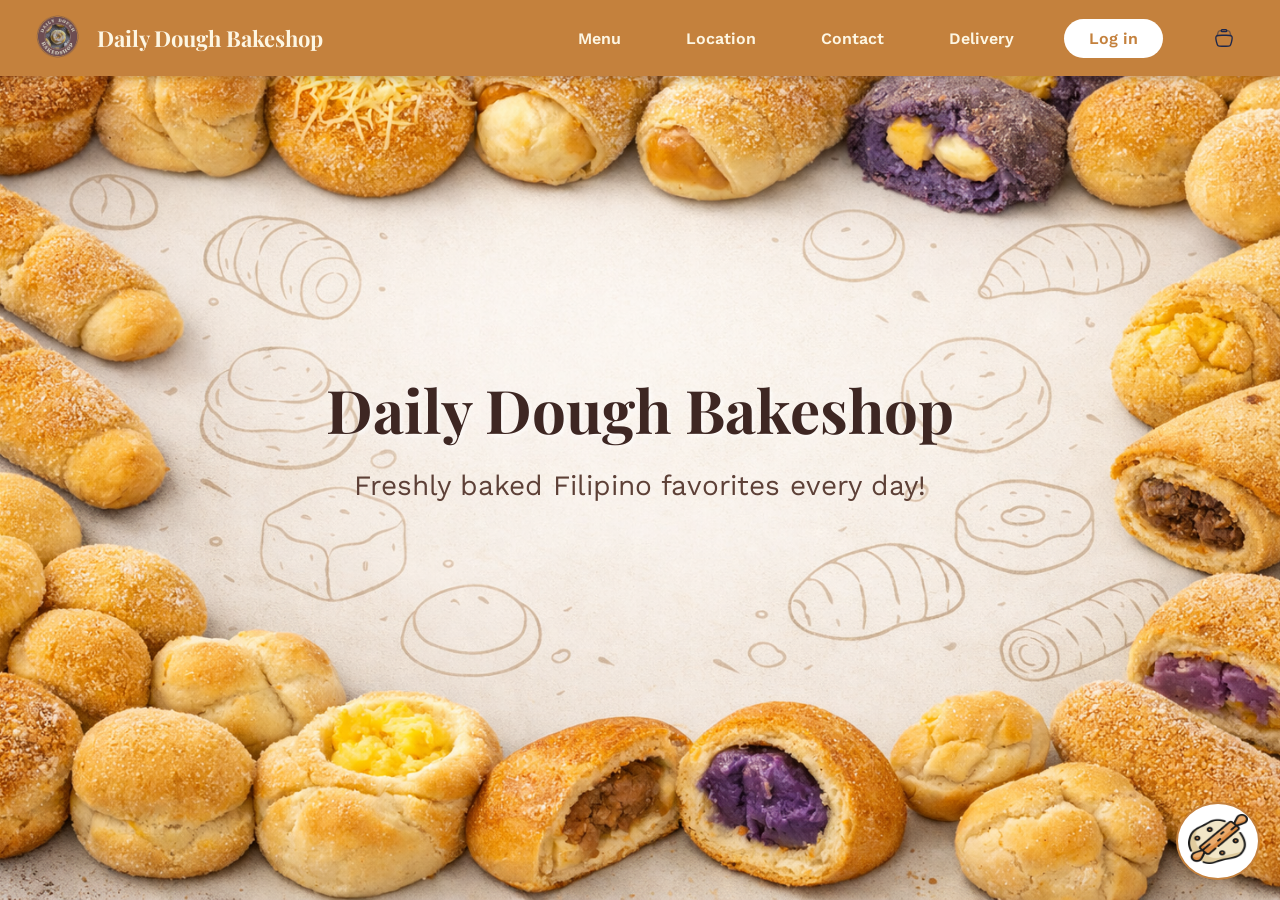
<file: index.html>
<!DOCTYPE html>
<html lang="en">

<head>
    <!-- Meta tags provide metadata about the webpage -->
    <meta charset="UTF-8"> <!-- Character encoding - ensures special characters display correctly -->
    <meta name="viewport" content="width=device-width, initial-scale=1.0"> <!-- Makes site responsive on mobile devices -->
    <title>Daily Dough Bakeshop</title> <!-- Title shown in browser tab -->
    <link rel="stylesheet" href="style.css"> <!-- Links to the external CSS stylesheet -->
</head>

<body>
    <!-- Landing Page Section -->
    <!-- This div creates the full-screen hero/landing area with background image -->
    <div class="landing-page">
        <!-- Navigation Bar - Fixed at top of page -->
        <nav>
            <div class="nav-container">
                <!-- Logo Section - Contains bakery logo and business name -->
                <div class="logo-container">
                    <a href="index.html"><img class="logo" src="logo/logo.png" alt="Logo"></a>
                    <!-- H1 is the main heading, uses serif font from CSS -->
                    <h1>Daily Dough Bakeshop</h1>
                </div>

                <!-- Navigation Links - Main menu to other pages -->
                <div class="navigation">
                    <ul>
                        <!-- Each li is a navigation link to different pages -->
                        <li><a href="menu.html">Menu</a></li>
                        <li><a href="location.html">Location</a></li>
                        <li><a href="contact.html">Contact</a></li>
                        <li><a href="delivery.html">Delivery</a></li>
                        <li><a href="login.html" id="login">Log in</a></li>
                        <!-- Cart icon link with shopping cart image -->
                        <li><a href="cart.html" class="cart-icon" title="Shopping Cart"><img src="logo/cart-svgrepo-com.svg" alt="Cart"></a></li>
                    </ul>
                </div>
            </div>
        </nav>
    </div>

    <!-- Centered Hero Text - Main welcoming text on landing page -->
    <div class="center-text">
        <h1>Daily Dough Bakeshop</h1>
        <p>Freshly baked Filipino favorites every day!</p>
    </div>

    <!-- Floating About Button - Fixed position button (bottom-right) -->
    <!-- Uses anchor link (#about) to trigger popup visibility via CSS -->
    <a href="#about" id="aboutBtn">
        <img src="logo/rolling.png" alt="About Icon">
    </a>

    <!-- About Popup Box - Hidden by default, shown when #about anchor is targeted -->
    <!-- CSS uses #about:target selector to show this div when button is clicked -->
    <div id="about" class="popup">
        <h2>About Daily Dough Bakeshop</h2>
        <p>
            We bake fresh bread, pastries, and cakes daily with love and care.
            Our mission is to bring warmth and joy to every home through oven-fresh goodness.
        </p>
        <!-- Close link uses #none to hide popup again -->
        <a href="#none" class="close">Close</a>
    </div>

</body>

</html>
</file>
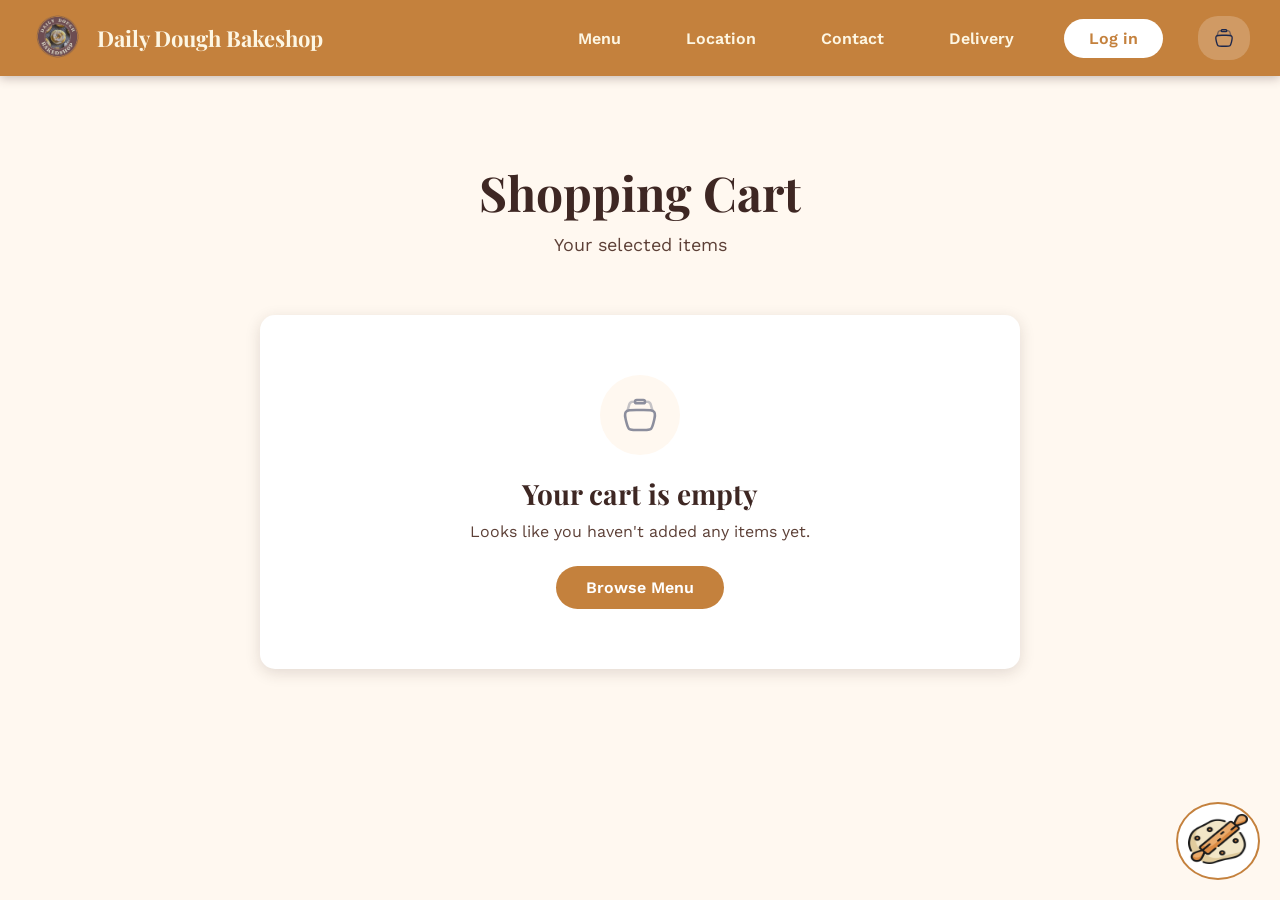
<file: cart.html>
<!DOCTYPE html>
<!-- ============================================
     CART PAGE - Shopping Cart
     Displays items added to cart (currently shows empty state)
     Users can browse menu or proceed to checkout
-->
<html lang="en">

<head>
    <!-- Meta tags for character encoding and responsive viewport -->
    <meta charset="UTF-8">
    <meta name="viewport" content="width=device-width, initial-scale=1.0">
    <!-- Page title shown in browser tab -->
    <title>Cart - Daily Dough Bakeshop</title>
    <!-- Links to shared stylesheet -->
    <link rel="stylesheet" href="style.css">
</head>

<body>
    <!-- ============================================
         NAVIGATION BAR
         Contains logo and links to all pages
         Same consistent navigation across all pages
    -->
    <nav>
        <div class="nav-container">
            <!-- Logo and business name - links to homepage -->
            <div class="logo-container">
                <a href="index.html"><img class="logo" src="logo/logo.png" alt="Logo"></a>
                <h1>Daily Dough Bakeshop</h1>
            </div>
            <!-- Navigation links -->
            <div class="navigation">
                <ul>
                    <li><a href="menu.html">Menu</a></li>
                    <li><a href="location.html">Location</a></li>
                    <li><a href="contact.html">Contact</a></li>
                    <li><a href="delivery.html">Delivery</a></li>
                    <li><a href="login.html" id="login">Log in</a></li>
                    <!-- Cart icon - highlighted as active page -->
                    <li><a href="cart.html" class="cart-icon active">
                        <img src="logo/cart-svgrepo-com.svg" alt="Cart">
                    </a></li>
                </ul>
            </div>
        </div>
    </nav>

    <!-- ============================================
         PAGE CONTENT
         Main content area below the navigation bar
    -->
    <div class="page-content">
        <!-- Page Header - Title and subtitle -->
        <div class="page-header">
            <h1>Shopping Cart</h1>
            <p>Your selected items</p>
        </div>

        <!-- ============================================
             CART SECTION
             Contains the cart contents or empty state
             Currently shows empty state (no items in cart)
        -->
        <div class="cart-section">
            <!-- ============================================
                 EMPTY CART MESSAGE
                 Displayed when no items have been added
                 Provides visual feedback and call-to-action
            -->
            <div class="cart-empty">
                <!-- Empty cart icon - uses cart SVG image -->
                <div class="empty-icon">
                    <img src="logo/cart-svgrepo-com.svg" alt="Empty Cart">
                </div>
                <!-- Message when cart is empty -->
                <h2>Your cart is empty</h2>
                <p>Looks like you haven't added any items yet.</p>
                <!-- Call-to-action button to browse menu -->
                <a href="menu.html" class="back-to-menu-btn">Browse Menu</a>
            </div>
        </div>
    </div>

    <!-- ============================================
         FLOATING ABOUT BUTTON
         Fixed position button in bottom-right corner
         Clicking shows the about popup
         Uses CSS :target selector (no JavaScript)
    -->
    <a href="#about" id="aboutBtn">
        <img src="logo/rolling.png" alt="About Icon">
    </a>

    <!-- ============================================
         ABOUT POPUP BOX
         Hidden by default, shown when #about is targeted
         Contains brief description of the bakery
    -->
    <div id="about" class="popup">
        <h2>About Daily Dough Bakeshop</h2>
        <p>
            We bake fresh bread, pastries, and cakes daily with love and care.
            Our mission is to bring warmth and joy to every home through oven-fresh goodness.
        </p>
        <!-- Close button - links to #none to hide popup -->
        <a href="#none" class="close">Close</a>
    </div>
</body>

</html>
</file>
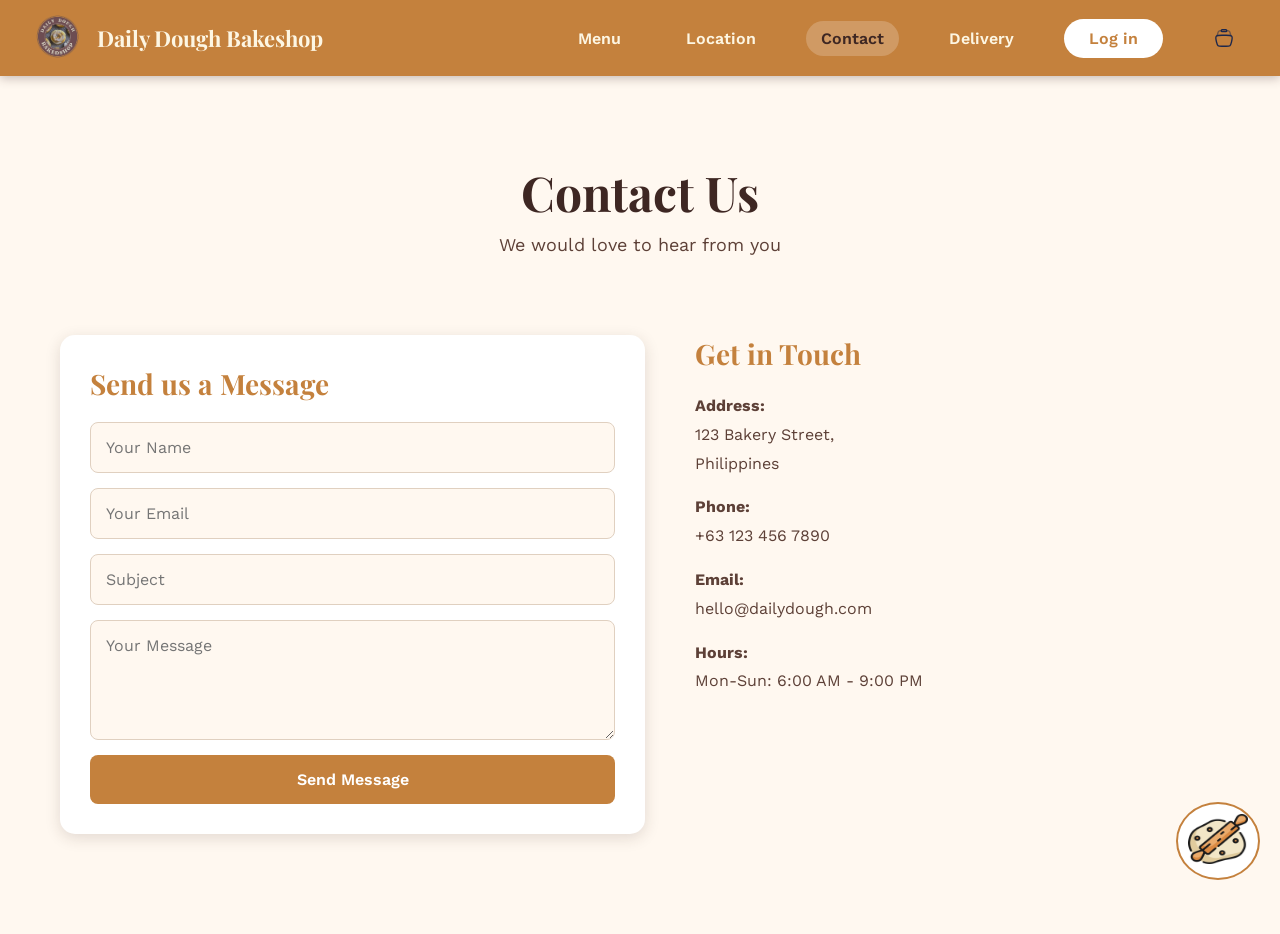
<file: contact.html>
<!DOCTYPE html>
<!-- ============================================
     CONTACT PAGE - Contact Information and Form
     Provides bakery contact details and a contact form
     Visitors can send messages or find business info
-->
<html lang="en">
<head>
    <!-- Meta tags for character encoding and responsive viewport -->
    <meta charset="UTF-8">
    <meta name="viewport" content="width=device-width, initial-scale=1.0">
    <!-- Page title shown in browser tab -->
    <title>Contact - Daily Dough Bakeshop</title>
    <!-- Links to shared stylesheet -->
    <link rel="stylesheet" href="style.css">
</head>
<body>
    <!-- ============================================
         NAVIGATION BAR
         Contains logo and links to all pages
         Highlights "Contact" as the active page
    -->
    <nav>
        <div class="nav-container">
            <!-- Logo and business name - links to homepage -->
            <div class="logo-container">
                <a href="index.html"><img class="logo" src="logo/logo.png" alt="Logo"></a>
                <h1>Daily Dough Bakeshop</h1>
            </div>
            <!-- Navigation links -->
            <div class="navigation">
                <ul>
                    <li><a href="menu.html">Menu</a></li>
                    <li><a href="location.html">Location</a></li>
                    <li><a href="contact.html" class="active">Contact</a></li>
                    <li><a href="delivery.html">Delivery</a></li>
                    <!-- Login button (white pill-shaped button) -->
                    <li><a href="login.html" id="login">Log in</a></li>
                    <!-- Cart icon link -->
                    <li><a href="cart.html" class="cart-icon" title="Shopping Cart"><img src="logo/cart-svgrepo-com.svg" alt="Cart"></a></li>
                </ul>
            </div>
        </div>
    </nav>

    <!-- ============================================
         PAGE CONTENT
         Main content area below the navigation bar
    -->
    <div class="page-content">
        <!-- Page Header - Title and subtitle -->
        <div class="page-header">
            <h1>Contact Us</h1>
            <p>We would love to hear from you</p>
        </div>

        <!-- ============================================
             CONTACT SECTION
             Two-column layout: form on left, info on right
             Uses CSS Flexbox for side-by-side display
        -->
        <div class="contact-section">
            <!-- ============================================
                 CONTACT FORM COLUMN (Left)
                 Allows visitors to send a message
                 Currently a static form (no backend)
            -->
            <div class="contact-form">
                <h2>Send us a Message</h2>
                <!-- Form with text inputs for name, email, subject, and message -->
                <form>
                    <!-- Text input for visitor's name -->
                    <input type="text" placeholder="Your Name">
                    <!-- Email input for visitor's email -->
                    <input type="email" placeholder="Your Email">
                    <!-- Text input for message subject -->
                    <input type="text" placeholder="Subject">
                    <!-- Textarea for the actual message -->
                    <textarea placeholder="Your Message"></textarea>
                    <!-- Submit button to send message -->
                    <button type="submit">Send Message</button>
                </form>
            </div>

            <!-- ============================================
                 CONTACT INFO COLUMN (Right)
                 Displays bakery's contact information
                 Address, phone, email, and business hours
            -->
            <div class="contact-info">
                <h2>Get in Touch</h2>
                <!-- Physical address -->
                <p><strong>Address:</strong><br>123 Bakery Street,<br>Philippines</p>
                <!-- Phone number -->
                <p><strong>Phone:</strong><br>+63 123 456 7890</p>
                <!-- Email address -->
                <p><strong>Email:</strong><br>hello@dailydough.com</p>
                <!-- Business hours -->
                <p><strong>Hours:</strong><br>Mon-Sun: 6:00 AM - 9:00 PM</p>
            </div>
        </div>
    </div>

    <!-- ============================================
         FLOATING ABOUT BUTTON
         Fixed position button in bottom-right corner
         Clicking shows the about popup
         Uses CSS :target selector (no JavaScript)
    -->
    <a href="#about" id="aboutBtn">
        <img src="logo/rolling.png" alt="About Icon">
    </a>

    <!-- ============================================
         ABOUT POPUP BOX
         Hidden by default, shown when #about is targeted
         Contains brief description of the bakery
    -->
    <div id="about" class="popup">
        <h2>About Daily Dough Bakeshop</h2>
        <p>
            We bake fresh bread, pastries, and cakes daily with love and care.
            Our mission is to bring warmth and joy to every home through oven-fresh goodness.
        </p>
        <!-- Close button - links to #none to hide popup -->
        <a href="#none" class="close">Close</a>
    </div>
</body>
</html>
</file>
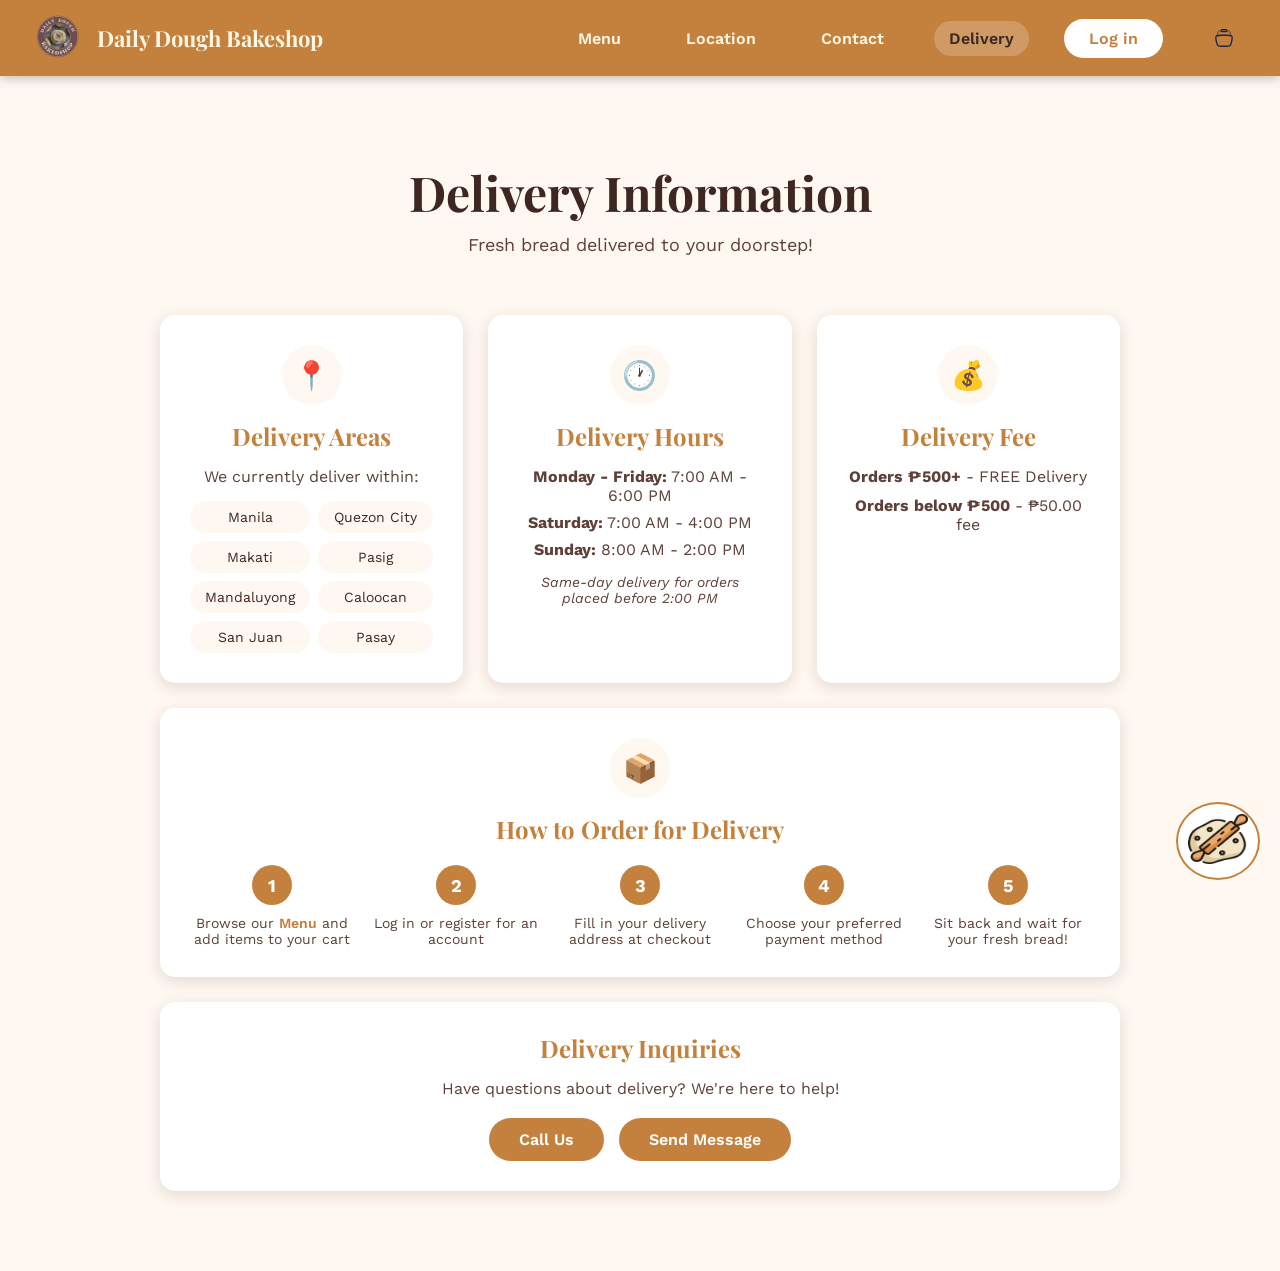
<file: delivery.html>
<!DOCTYPE html>
<!-- ============================================
     DELIVERY PAGE - Delivery Information
     Explains delivery areas, hours, fees, and ordering process
     Shows which areas are served and how to order
-->
<html lang="en">

<head>
    <!-- Meta tags for character encoding and responsive viewport -->
    <meta charset="UTF-8">
    <meta name="viewport" content="width=device-width, initial-scale=1.0">
    <!-- Page title shown in browser tab -->
    <title>Delivery - Daily Dough Bakeshop</title>
    <!-- Links to shared stylesheet -->
    <link rel="stylesheet" href="style.css">
</head>

<body>
    <!-- ============================================
         NAVIGATION BAR
         Contains logo and links to all pages
         Highlights "Delivery" as the active page
    -->
    <nav>
        <div class="nav-container">
            <!-- Logo and business name - links to homepage -->
            <div class="logo-container">
                <a href="index.html"><img class="logo" src="logo/logo.png" alt="Logo"></a>
                <h1>Daily Dough Bakeshop</h1>
            </div>
            <!-- Navigation links -->
            <div class="navigation">
                <ul>
                    <li><a href="menu.html">Menu</a></li>
                    <li><a href="location.html">Location</a></li>
                    <li><a href="contact.html">Contact</a></li>
                    <li><a href="delivery.html" class="active">Delivery</a></li>
                    <!-- Login button (white pill-shaped button) -->
                    <li><a href="login.html" id="login">Log in</a></li>
                    <!-- Cart icon link -->
                    <li><a href="cart.html" class="cart-icon" title="Shopping Cart"><img src="logo/cart-svgrepo-com.svg" alt="Cart"></a></li>
                </ul>
            </div>
        </div>
    </nav>

    <!-- ============================================
         PAGE CONTENT
         Main content area below the navigation bar
    -->
    <div class="page-content">
        <!-- Page Header - Title and subtitle -->
        <div class="page-header">
            <h1>Delivery Information</h1>
            <p>Fresh bread delivered to your doorstep!</p>
        </div>

        <!-- ============================================
             DELIVERY SECTION
             Uses CSS Grid layout to display info cards
             Cards include: areas, hours, fees, steps, contact
        -->
        <div class="delivery-section">
            <!-- ============================================
                 DELIVERY AREAS CARD
                 Lists the cities/areas served by delivery
            -->
            <div class="delivery-card">
                <!-- Location emoji as icon -->
                <div class="delivery-icon">
                    <span>📍</span>
                </div>
                <h2>Delivery Areas</h2>
                <p>We currently deliver within:</p>
                <!-- Two-column list of delivery areas -->
                <ul class="area-list">
                    <li>Manila</li>
                    <li>Quezon City</li>
                    <li>Makati</li>
                    <li>Pasig</li>
                    <li>Mandaluyong</li>
                    <li>Caloocan</li>
                    <li>San Juan</li>
                    <li>Pasay</li>
                </ul>
            </div>

            <!-- ============================================
                 DELIVERY HOURS CARD
                 Shows when deliveries are available
            -->
            <div class="delivery-card">
                <!-- Clock emoji as icon -->
                <div class="delivery-icon">
                    <span>🕐</span>
                </div>
                <h2>Delivery Hours</h2>
                <!-- Hours information -->
                <div class="hours-info">
                    <p><strong>Monday - Friday:</strong> 7:00 AM - 6:00 PM</p>
                    <p><strong>Saturday:</strong> 7:00 AM - 4:00 PM</p>
                    <p><strong>Sunday:</strong> 8:00 AM - 2:00 PM</p>
                </div>
                <!-- Note about same-day delivery -->
                <p class="note">Same-day delivery for orders placed before 2:00 PM</p>
            </div>

            <!-- ============================================
                 DELIVERY FEE CARD
                 Shows pricing for delivery
            -->
            <div class="delivery-card">
                <!-- Money emoji as icon -->
                <div class="delivery-icon">
                    <span>💰</span>
                </div>
                <h2>Delivery Fee</h2>
                <div class="fee-info">
                    <!-- Free delivery for orders over ₱500 -->
                    <p><strong>Orders ₱500+</strong> - FREE Delivery</p>
                    <!-- ₱50 fee for smaller orders -->
                    <p><strong>Orders below ₱500</strong> - ₱50.00 fee</p>
                </div>
            </div>

            <!-- ============================================
                 HOW TO ORDER CARD (Full Width)
                 Step-by-step guide for ordering for delivery
                 Contains numbered steps in a grid layout
            -->
            <div class="delivery-card full-width">
                <!-- Package emoji as icon -->
                <div class="delivery-icon">
                    <span>📦</span>
                </div>
                <h2>How to Order for Delivery</h2>
                <!-- Steps displayed in a responsive grid -->
                <div class="steps">
                    <!-- Step 1: Browse menu -->
                    <div class="step">
                        <span class="step-number">1</span>
                        <p>Browse our <a href="menu.html">Menu</a> and add items to your cart</p>
                    </div>
                    <!-- Step 2: Login/Register -->
                    <div class="step">
                        <span class="step-number">2</span>
                        <p>Log in or register for an account</p>
                    </div>
                    <!-- Step 3: Fill delivery address -->
                    <div class="step">
                        <span class="step-number">3</span>
                        <p>Fill in your delivery address at checkout</p>
                    </div>
                    <!-- Step 4: Choose payment -->
                    <div class="step">
                        <span class="step-number">4</span>
                        <p>Choose your preferred payment method</p>
                    </div>
                    <!-- Step 5: Wait for delivery -->
                    <div class="step">
                        <span class="step-number">5</span>
                        <p>Sit back and wait for your fresh bread!</p>
                    </div>
                </div>
            </div>

            <!-- ============================================
                 CONTACT FOR DELIVERY INQUIRIES CARD (Full Width)
                 Provides contact options for delivery questions
            -->
            <div class="delivery-card contact-card">
                <h2>Delivery Inquiries</h2>
                <p>Have questions about delivery? We're here to help!</p>
                <!-- Contact buttons -->
                <div class="contact-methods">
                    <!-- Click-to-call phone link -->
                    <a href="tel:+639123456789" class="contact-btn">Call Us</a>
                    <!-- Link to contact page -->
                    <a href="contact.html" class="contact-btn">Send Message</a>
                </div>
            </div>
        </div>
    </div>

    <!-- ============================================
         FLOATING ABOUT BUTTON
         Fixed position button in bottom-right corner
         Clicking shows the about popup
         Uses CSS :target selector (no JavaScript)
    -->
    <a href="#about" id="aboutBtn">
        <img src="logo/rolling.png" alt="About Icon">
    </a>

    <!-- ============================================
         ABOUT POPUP BOX
         Hidden by default, shown when #about is targeted
         Contains brief description of the bakery
    -->
    <div id="about" class="popup">
        <h2>About Daily Dough Bakeshop</h2>
        <p>
            We bake fresh bread, pastries, and cakes daily with love and care.
            Our mission is to bring warmth and joy to every home through oven-fresh goodness.
        </p>
        <!-- Close button - links to #none to hide popup -->
        <a href="#none" class="close">Close</a>
    </div>
</body>

</html>
</file>
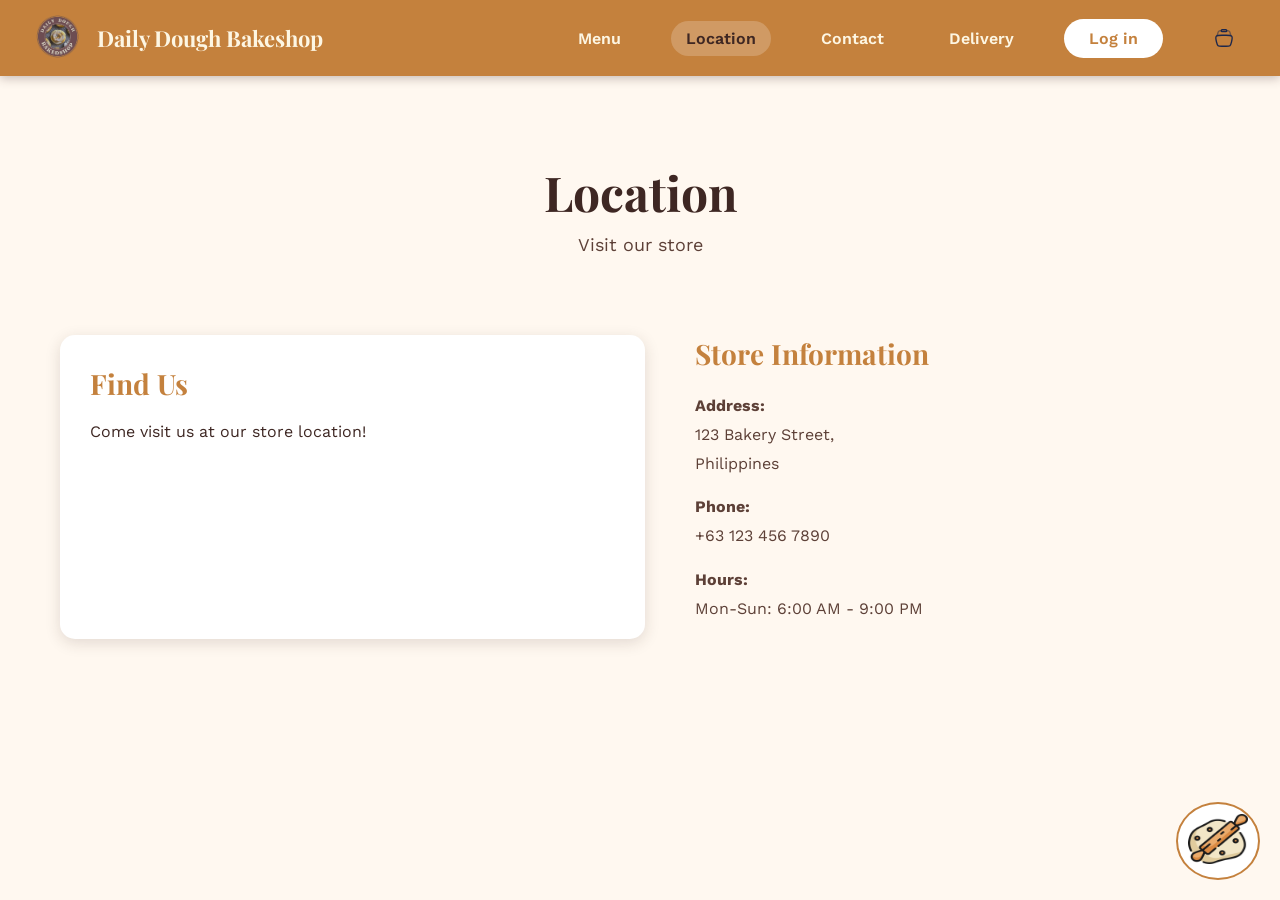
<file: location.html>
<!DOCTYPE html>
<!-- ============================================
     LOCATION PAGE - Store Location Information
     Displays bakery address and business hours
     Simple informational page
-->
<html lang="en">
<head>
    <!-- Meta tags for character encoding and responsive viewport -->
    <meta charset="UTF-8">
    <meta name="viewport" content="width=device-width, initial-scale=1.0">
    <!-- Page title shown in browser tab -->
    <title>Location - Daily Dough Bakeshop</title>
    <!-- Links to shared stylesheet -->
    <link rel="stylesheet" href="style.css">
</head>
<body>
    <!-- ============================================
         NAVIGATION BAR
         Contains logo and links to all pages
         Highlights "Location" as the active page
    -->
    <nav>
        <div class="nav-container">
            <!-- Logo and business name - links to homepage -->
            <div class="logo-container">
                <a href="index.html"><img class="logo" src="logo/logo.png" alt="Logo"></a>
                <h1>Daily Dough Bakeshop</h1>
            </div>
            <!-- Navigation links -->
            <div class="navigation">
                <ul>
                    <li><a href="menu.html">Menu</a></li>
                    <li><a href="location.html" class="active">Location</a></li>
                    <li><a href="contact.html">Contact</a></li>
                    <li><a href="delivery.html">Delivery</a></li>
                    <!-- Login button (white pill-shaped button) -->
                    <li><a href="login.html" id="login">Log in</a></li>
                    <!-- Cart icon link -->
                    <li><a href="cart.html" class="cart-icon" title="Shopping Cart"><img src="logo/cart-svgrepo-com.svg" alt="Cart"></a></li>
                </ul>
            </div>
        </div>
    </nav>

    <!-- ============================================
         PAGE CONTENT
         Main content area below the navigation bar
    -->
    <div class="page-content">
        <!-- Page Header - Title and subtitle -->
        <div class="page-header">
            <h1>Location</h1>
            <p>Visit our store</p>
        </div>

        <!-- ============================================
             CONTACT SECTION
             Two-column layout: info on both sides
             Reuses contact-section class for consistent styling
        -->
        <div class="contact-section">
            <!-- ============================================
                 FIND US COLUMN (Left)
                 Simple call-to-action encouraging visits
            -->
            <div class="contact-form">
                <h2>Find Us</h2>
                <p>Come visit us at our store location!</p>
            </div>

            <!-- ============================================
                 STORE INFO COLUMN (Right)
                 Displays bakery's contact information
                 Address, phone, and business hours
            -->
            <div class="contact-info">
                <h2>Store Information</h2>
                <!-- Physical address -->
                <p><strong>Address:</strong><br>123 Bakery Street,<br>Philippines</p>
                <!-- Phone number -->
                <p><strong>Phone:</strong><br>+63 123 456 7890</p>
                <!-- Business hours -->
                <p><strong>Hours:</strong><br>Mon-Sun: 6:00 AM - 9:00 PM</p>
            </div>
        </div>
    </div>

    <!-- ============================================
         FLOATING ABOUT BUTTON
         Fixed position button in bottom-right corner
         Clicking shows the about popup
         Uses CSS :target selector (no JavaScript)
    -->
    <a href="#about" id="aboutBtn">
        <img src="logo/rolling.png" alt="About Icon">
    </a>

    <!-- ============================================
         ABOUT POPUP BOX
         Hidden by default, shown when #about is targeted
         Contains brief description of the bakery
    -->
    <div id="about" class="popup">
        <h2>About Daily Dough Bakeshop</h2>
        <p>
            We bake fresh bread, pastries, and cakes daily with love and care.
            Our mission is to bring warmth and joy to every home through oven-fresh goodness.
        </p>
        <!-- Close button - links to #none to hide popup -->
        <a href="#none" class="close">Close</a>
    </div>
</body>
</html>
</file>
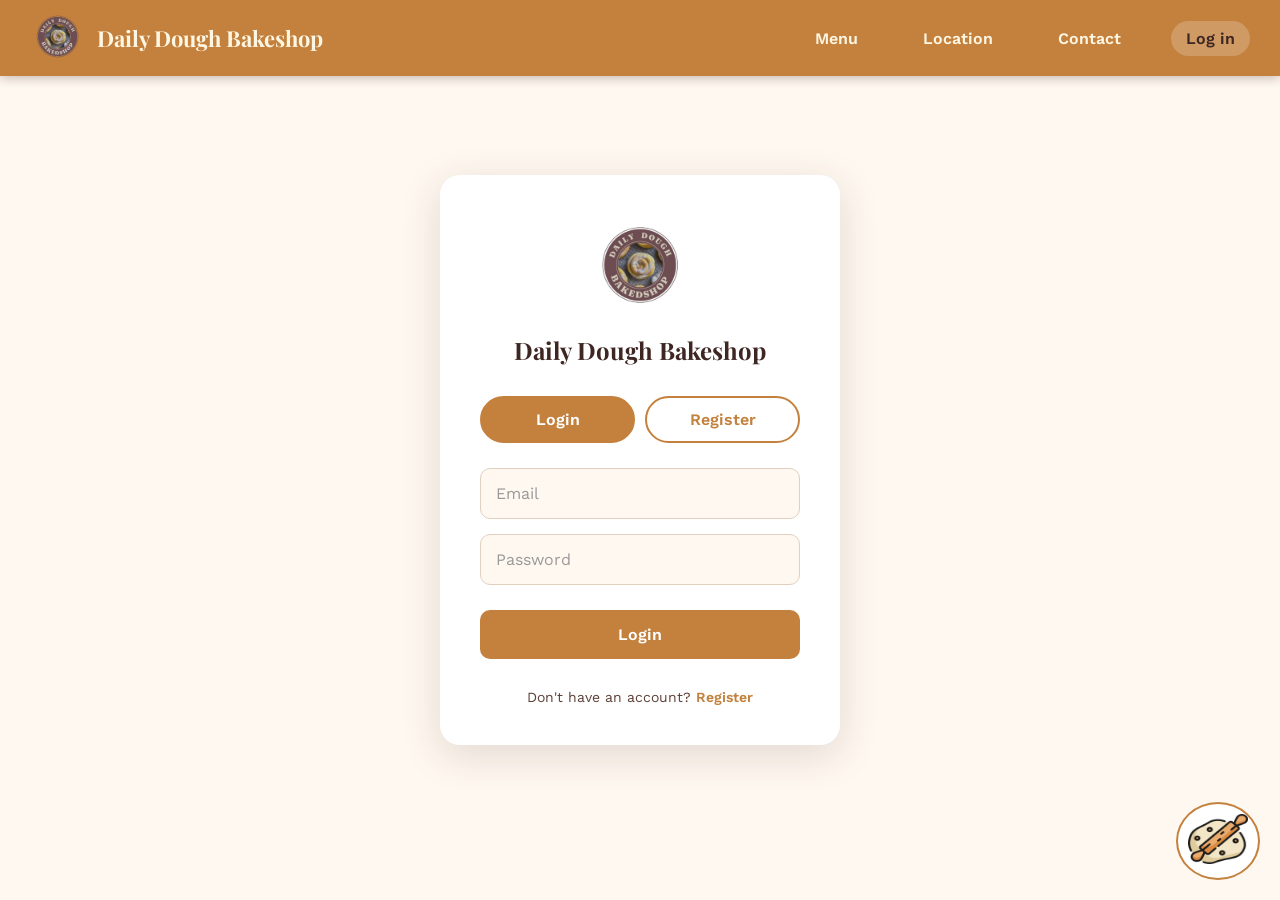
<file: login.html>
<!DOCTYPE html>
<!-- ============================================
     LOGIN PAGE - User Authentication
     Provides login and registration forms
     Uses JavaScript for tab switching between forms
     Note: This is a frontend-only implementation
     (No actual authentication backend)
-->
<html lang="en">

<head>
    <!-- Meta tags for character encoding and responsive viewport -->
    <meta charset="UTF-8">
    <meta name="viewport" content="width=device-width, initial-scale=1.0">
    <!-- Page title shown in browser tab -->
    <title>Login - Daily Dough Bakeshop</title>
    <!-- Links to shared stylesheet -->
    <link rel="stylesheet" href="style.css">
</head>

<body>
    <!-- ============================================
         NAVIGATION BAR
         Contains logo and links to all pages
         Note: No cart icon on login page
    -->
    <nav>
        <div class="nav-container">
            <!-- Logo and business name - links to homepage -->
            <div class="logo-container">
                <a href="index.html"><img class="logo" src="logo/logo.png" alt="Logo"></a>
                <h1>Daily Dough Bakeshop</h1>
            </div>
            <!-- Navigation links (minimal - just main pages) -->
            <div class="navigation">
                <ul>
                    <li><a href="menu.html">Menu</a></li>
                    <li><a href="location.html">Location</a></li>
                    <li><a href="contact.html">Contact</a></li>
                    <!-- Login link marked as active page -->
                    <li><a href="login.html" class="active">Log in</a></li>
                </ul>
            </div>
        </div>
    </nav>

    <!-- ============================================
         LOGIN CONTAINER
         Centers the login card vertically on page
    -->
    <div class="login-container">
        <!-- ============================================
             LOGIN CARD
             White card containing login/register forms
             Centered on page with shadow for depth
        -->
        <div class="login-card">
            <!-- Login Header with logo and title -->
            <div class="login-header">
                <img class="login-logo" src="logo/logo.png" alt="Logo">
                <h1>Daily Dough Bakeshop</h1>
            </div>

            <!-- ============================================
                 TAB BUTTONS
                 Login/Register toggle buttons
                 Clicking switches between the two forms
                 Uses JavaScript onclick to switch tabs
            -->
            <div class="tab-buttons">
                <!-- Login tab button - marked active by default -->
                <button class="tab-btn active" onclick="showTab('login')">Login</button>
                <!-- Register tab button -->
                <button class="tab-btn" onclick="showTab('register')">Register</button>
            </div>

            <!-- ============================================
                 LOGIN FORM
                 Form for existing users to log in
                 Fields: email and password
            -->
            <form id="login-form" class="auth-form">
                <!-- Email input field -->
                <div class="form-group">
                    <input type="email" placeholder="Email" required>
                </div>
                <!-- Password input field -->
                <div class="form-group">
                    <input type="password" placeholder="Password" required>
                </div>
                <!-- Submit login button -->
                <button type="submit" class="auth-btn">Login</button>
                <!-- Link to switch to register form -->
                <p class="auth-link">Don't have an account? <a href="#" onclick="showTab('register'); return false;">Register</a></p>
            </form>

            <!-- ============================================
                 REGISTER FORM
                 Form for new users to create account
                 Fields: name, email, password, confirm password
                 Hidden by default, shown when Register tab clicked
            -->
            <form id="register-form" class="auth-form" style="display: none;">
                <!-- Full name input -->
                <div class="form-group">
                    <input type="text" placeholder="Full Name" required>
                </div>
                <!-- Email input -->
                <div class="form-group">
                    <input type="email" placeholder="Email" required>
                </div>
                <!-- Password input -->
                <div class="form-group">
                    <input type="password" placeholder="Password" required>
                </div>
                <!-- Confirm password input -->
                <div class="form-group">
                    <input type="password" placeholder="Confirm Password" required>
                </div>
                <!-- Submit registration button -->
                <button type="submit" class="auth-btn">Register</button>
                <!-- Link to switch to login form -->
                <p class="auth-link">Already have an account? <a href="#" onclick="showTab('login'); return false;">Login</a></p>
            </form>
        </div>
    </div>

    <!-- ============================================
         FLOATING ABOUT BUTTON
         Fixed position button in bottom-right corner
         Clicking shows the about popup
         Uses CSS :target selector (no JavaScript)
    -->
    <a href="#about" id="aboutBtn">
        <img src="logo/rolling.png" alt="About Icon">
    </a>

    <!-- ============================================
         ABOUT POPUP BOX
         Hidden by default, shown when #about is targeted
         Contains brief description of the bakery
    -->
    <div id="about" class="popup">
        <h2>About Daily Dough Bakeshop</h2>
        <p>
            We bake fresh bread, pastries, and cakes daily with love and care.
            Our mission is to bring warmth and joy to every home through oven-fresh goodness.
        </p>
        <!-- Close button - links to #none to hide popup -->
        <a href="#none" class="close">Close</a>
    </div>

    <!-- ============================================
         JAVASCRIPT - Tab Switching Functionality
         This is the ONLY JavaScript on the website
         Switches between login and register forms
    -->
    <script>
        /**
         * showTab function - Switches between Login and Register forms
         * @param {string} tab - Either 'login' or 'register'
         * This function:
         * 1. Hides/shows the appropriate form
         * 2. Updates the active state on tab buttons
         */
        function showTab(tab) {
            // Get references to both forms and tab buttons
            const loginForm = document.getElementById('login-form');
            const registerForm = document.getElementById('register-form');
            const tabBtns = document.querySelectorAll('.tab-btn');

            // Check which tab to show
            if (tab === 'login') {
                // Show login form, hide register form
                loginForm.style.display = 'flex';
                registerForm.style.display = 'none';
                // Highlight login tab button, remove from register tab
                tabBtns[0].classList.add('active');
                tabBtns[1].classList.remove('active');
            } else {
                // Show register form, hide login form
                loginForm.style.display = 'none';
                registerForm.style.display = 'flex';
                // Highlight register tab button, remove from login tab
                tabBtns[0].classList.remove('active');
                tabBtns[1].classList.add('active');
            }
        }
    </script>
</body>

</html>
</file>
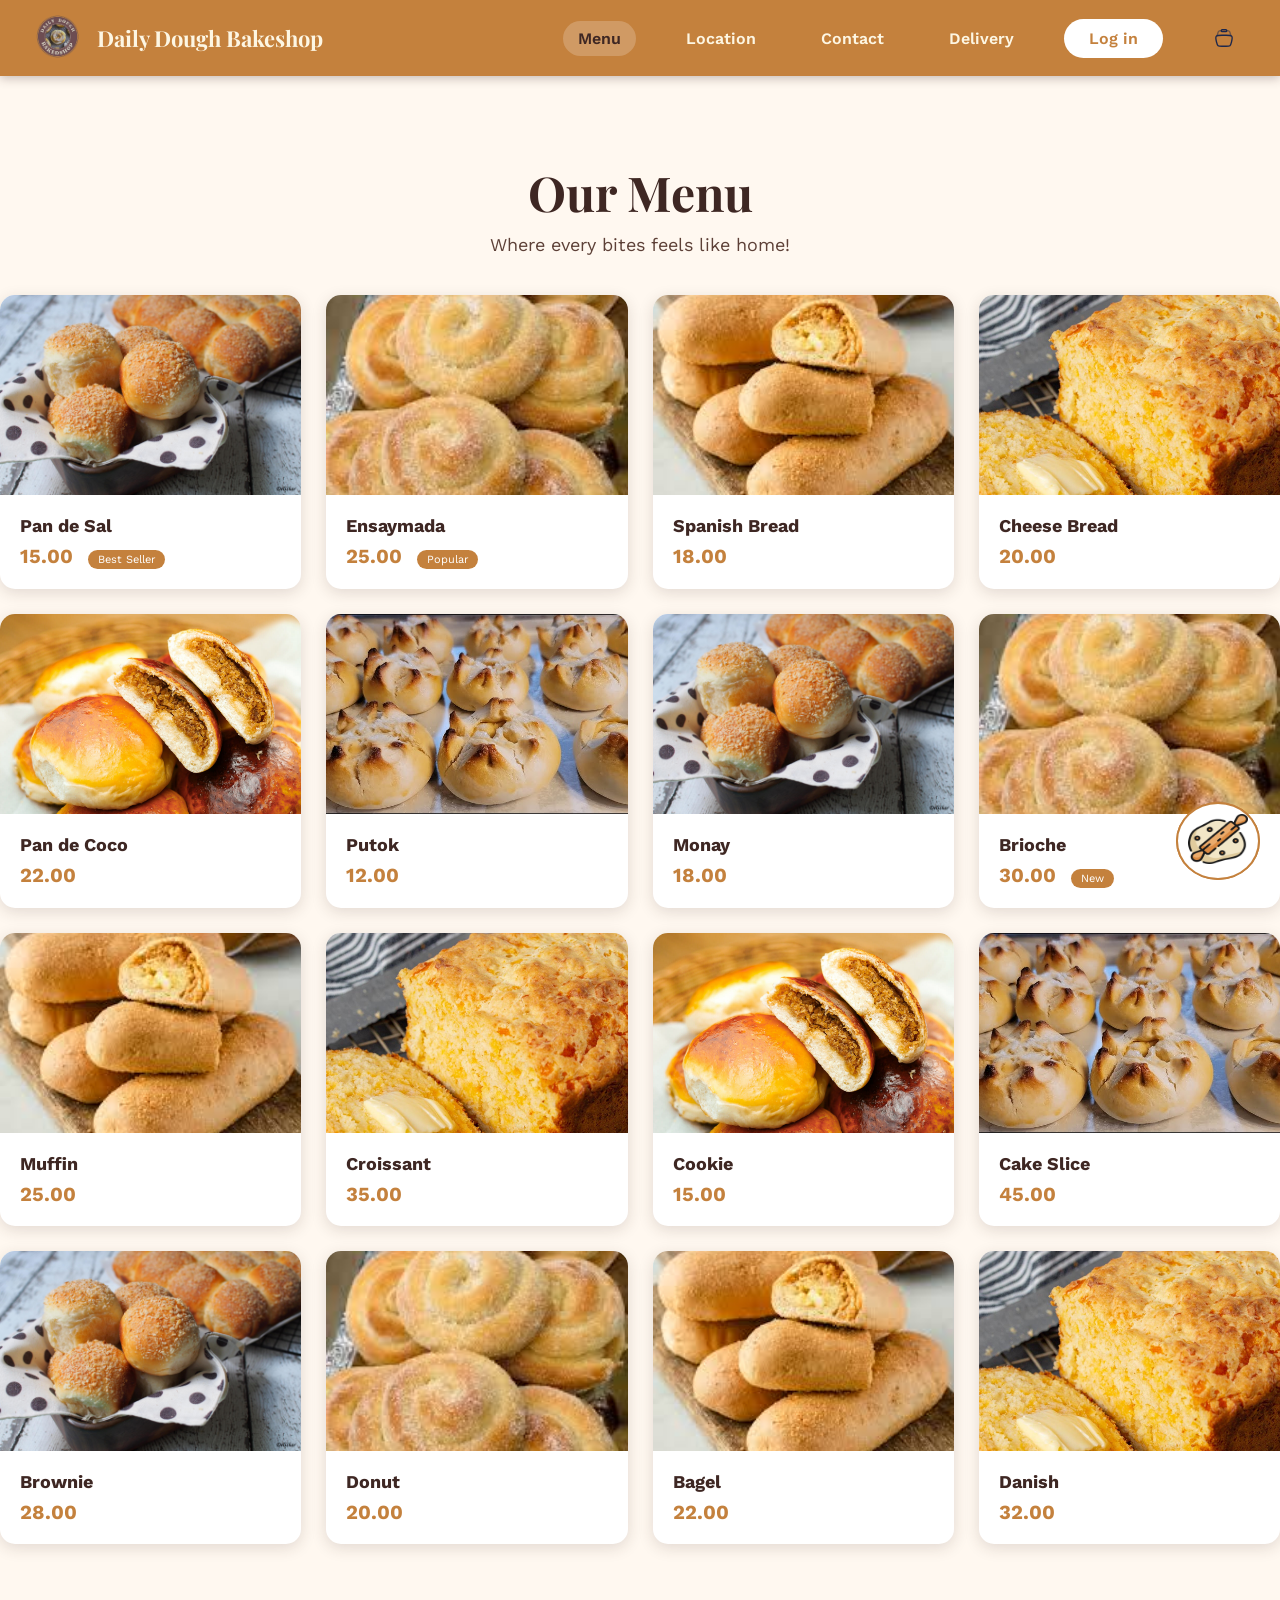
<file: menu.html>
<!doctype html>
<!-- ============================================
     MENU PAGE - Product Listing
     Displays all bakery products in a card grid layout
     Clicking a card opens a modal popup with details
-->
<html lang="en">
  <head>
    <!-- Meta tags for character encoding and responsive viewport -->
    <meta charset="UTF-8" />
    <meta name="viewport" content="width=device-width, initial-scale=1.0" />
    <title>Menu - Daily Dough Bakeshop</title>
    <!-- Links to shared stylesheet -->
    <link rel="stylesheet" href="style.css" />
  </head>

  <body>
    <!-- ============================================
         NAVIGATION BAR - Same as other pages
         Contains logo and links to all pages
    -->
    <nav>
      <div class="nav-container">
        <div class="logo-container">
          <a href="index.html"
            ><img class="logo" src="logo/logo.png" alt="Logo"
          /></a>
          <h1>Daily Dough Bakeshop</h1>
        </div>
        <div class="navigation">
          <ul>
            <li><a href="menu.html" class="active">Menu</a></li>
            <li><a href="location.html">Location</a></li>
            <li><a href="contact.html">Contact</a></li>
            <li><a href="delivery.html">Delivery</a></li>
            <li><a href="login.html" id="login">Log in</a></li>
            <li>
              <a href="cart.html" class="cart-icon" title="Shopping Cart">
                <img src="logo/cart-svgrepo-com.svg" alt="Cart" />
              </a>
            </li>
          </ul>
        </div>
      </div>
    </nav>

    <!-- ============================================
         MENU PAGE CONTENT
         Contains page header and product grid
    -->
    <div class="page-content" id="menu">
      <!-- Page Title and Subtitle -->
      <div class="page-header">
        <h1>Our Menu</h1>
        <p>Where every bites feels like home!</p>
      </div>

        <div class="menu-grid">
          <!-- Each menu item card links to its modal via href="#productid" -->
          <!-- CSS :target selector shows the corresponding modal when clicked -->
          <a href="#pandesal" class="menu-card" data-category="classic">
            <div class="card-image">
              <img src="Menu/pandesal.jpg" alt="Pan de Sal" />
            </div>
            <div class="card-info">
              <h3>Pan de Sal</h3>
              <span class="price">15.00</span>
              <span class="tag">Best Seller</span>
            </div>
          </a>
          <a href="#ensaymada" class="menu-card" data-category="classic">
            <div class="card-image">
              <img src="Menu/images.jpg" alt="Ensaymada" />
            </div>
            <div class="card-info">
              <h3>Ensaymada</h3>
              <span class="price">25.00</span>
              <span class="tag">Popular</span>
            </div>
          </a>
          <a href="#spanishbread" class="menu-card" data-category="classic">
            <div class="card-image">
              <img src="Menu/images (1).jpg" alt="Spanish Bread" />
            </div>
            <div class="card-info">
              <h3>Spanish Bread</h3>
              <span class="price">18.00</span>
            </div>
          </a>
          <a href="#cheesebread" class="menu-card" data-category="classic">
            <div class="card-image">
              <img
                src="Menu/Cheddar-Cheese-Quick-Bread-14.jpg"
                alt="Cheese Bread"
              />
            </div>
            <div class="card-info">
              <h3>Cheese Bread</h3>
              <span class="price">20.00</span>
            </div>
          </a>
          <a href="#pandecoco" class="menu-card" data-category="classic">
            <div class="card-image">
              <img
                src="Menu/slices-of-pan-de-coco-filipino-bread-roll.jpg"
                alt="Pan de Coco"
              />
            </div>
            <div class="card-info">
              <h3>Pan de Coco</h3>
              <span class="price">22.00</span>
            </div>
          </a>
          <a href="#putok" class="menu-card" data-category="classic">
            <div class="card-image">
              <img src="Menu/hq720.jpg" alt="Putok" />
            </div>
            <div class="card-info">
              <h3>Putok</h3>
              <span class="price">12.00</span>
            </div>
          </a>
          <a href="#monay" class="menu-card" data-category="classic">
            <div class="card-image">
              <img src="Menu/pandesal.jpg" alt="Monay" />
            </div>
            <div class="card-info">
              <h3>Monay</h3>
              <span class="price">18.00</span>
            </div>
          </a>
          <a href="#brioche" class="menu-card" data-category="premium">
            <div class="card-image">
              <img src="Menu/images.jpg" alt="Brioche" />
            </div>
            <div class="card-info">
              <h3>Brioche</h3>
              <span class="price">30.00</span>
              <span class="tag">New</span>
            </div>
          </a>
          <a href="#muffin" class="menu-card" data-category="classic">
            <div class="card-image">
              <img src="Menu/images (1).jpg" alt="Muffin" />
            </div>
            <div class="card-info">
              <h3>Muffin</h3>
              <span class="price">25.00</span>
            </div>
          </a>
          <a href="#croissant" class="menu-card" data-category="premium">
            <div class="card-image">
              <img
                src="Menu/Cheddar-Cheese-Quick-Bread-14.jpg"
                alt="Croissant"
              />
            </div>
            <div class="card-info">
              <h3>Croissant</h3>
              <span class="price">35.00</span>
            </div>
          </a>
          <a href="#cookie" class="menu-card" data-category="premium">
            <div class="card-image">
              <img
                src="Menu/slices-of-pan-de-coco-filipino-bread-roll.jpg"
                alt="Cookie"
              />
            </div>
            <div class="card-info">
              <h3>Cookie</h3>
              <span class="price">15.00</span>
            </div>
          </a>
          <a href="#cakeslice" class="menu-card" data-category="premium">
            <div class="card-image">
              <img src="Menu/hq720.jpg" alt="Cake Slice" />
            </div>
            <div class="card-info">
              <h3>Cake Slice</h3>
              <span class="price">45.00</span>
            </div>
          </a>
          <a href="#brownie" class="menu-card" data-category="premium">
            <div class="card-image">
              <img src="Menu/pandesal.jpg" alt="Brownie" />
            </div>
            <div class="card-info">
              <h3>Brownie</h3>
              <span class="price">28.00</span>
            </div>
          </a>
          <a href="#donut" class="menu-card" data-category="classic">
            <div class="card-image">
              <img src="Menu/images.jpg" alt="Donut" />
            </div>
            <div class="card-info">
              <h3>Donut</h3>
              <span class="price">20.00</span>
            </div>
          </a>
          <a href="#bagel" class="menu-card" data-category="classic">
            <div class="card-image">
              <img src="Menu/images (1).jpg" alt="Bagel" />
            </div>
            <div class="card-info">
              <h3>Bagel</h3>
              <span class="price">22.00</span>
            </div>
          </a>
          <a href="#danish" class="menu-card" data-category="premium">
            <div class="card-image">
              <img src="Menu/Cheddar-Cheese-Quick-Bread-14.jpg" alt="Danish" />
            </div>
            <div class="card-info">
              <h3>Danish</h3>
              <span class="price">32.00</span>
            </div>
          </a>
        </div>
      </div>
    </div>

    <!-- Floating About icon -->
    <a href="#about" id="aboutBtn">
      <img src="logo/rolling.png" alt="About Icon" />
    </a>

    <!-- Product Modals pop up -->
    <div id="pandesal" class="product-modal">
      <div class="product-modal-content">
        <a href="#menu" class="close-modal">&times;</a>
        <div class="product-modal-image">
          <img src="Menu/pandesal.jpg" alt="Pan de Sal" />
        </div>
        <div class="product-modal-info">
          <h2>Pan de Sal</h2>
          <p class="modal-price">₱15.00</p>
          <p class="modal-description">
            Classic Filipino bread roll, freshly baked daily.
          </p>
          <div class="quantity-selector">
            <label>Quantity:</label>
            <div class="quantity-controls">
              <a href="#pandesal" class="qty-btn">-</a>
              <input type="text" value="1" readonly />
              <a href="#pandesal" class="qty-btn">+</a>
            </div>
          </div>
          <a href="#menu" class="add-to-cart-btn">Add to Cart</a>
        </div>
      </div>
    </div>

    <div id="ensaymada" class="product-modal">
      <div class="product-modal-content">
        <a href="#menu" class="close-modal">&times;</a>
        <div class="product-modal-image">
          <img src="Menu/images.jpg" alt="Ensaymada" />
        </div>
        <div class="product-modal-info">
          <h2>Ensaymada</h2>
          <p class="modal-price">₱25.00</p>
          <p class="modal-description">
            Sweet buttery pastry topped with cheese.
          </p>
          <div class="quantity-selector">
            <label>Quantity:</label>
            <div class="quantity-controls">
              <a href="#ensaymada" class="qty-btn">-</a>
              <input type="text" value="1" readonly />
              <a href="#ensaymada" class="qty-btn">+</a>
            </div>
          </div>
          <a href="#menu" class="add-to-cart-btn">Add to Cart</a>
        </div>
      </div>
    </div>

    <div id="spanishbread" class="product-modal">
      <div class="product-modal-content">
        <a href="#menu" class="close-modal">&times;</a>
        <div class="product-modal-image">
          <img src="Menu/images (1).jpg" alt="Spanish Bread" />
        </div>
        <div class="product-modal-info">
          <h2>Spanish Bread</h2>
          <p class="modal-price">₱18.00</p>
          <p class="modal-description">
            Bread with sweet filling, a Filipino favorite.
          </p>
          <div class="quantity-selector">
            <label>Quantity:</label>
            <div class="quantity-controls">
              <a href="#spanishbread" class="qty-btn">-</a>
              <input type="text" value="1" readonly />
              <a href="#spanishbread" class="qty-btn">+</a>
            </div>
          </div>
          <a href="#menu" class="add-to-cart-btn">Add to Cart</a>
        </div>
      </div>
    </div>

    <div id="cheesebread" class="product-modal">
      <div class="product-modal-content">
        <a href="#menu" class="close-modal">&times;</a>
        <div class="product-modal-image">
          <img
            src="Menu/Cheddar-Cheese-Quick-Bread-14.jpg"
            alt="Cheese Bread"
          />
        </div>
        <div class="product-modal-info">
          <h2>Cheese Bread</h2>
          <p class="modal-price">₱20.00</p>
          <p class="modal-description">
            Bread loaded with creamy cheddar cheese.
          </p>
          <div class="quantity-selector">
            <label>Quantity:</label>
            <div class="quantity-controls">
              <a href="#cheesebread" class="qty-btn">-</a>
              <input type="text" value="1" readonly />
              <a href="#cheesebread" class="qty-btn">+</a>
            </div>
          </div>
          <a href="#menu" class="add-to-cart-btn">Add to Cart</a>
        </div>
      </div>
    </div>

    <div id="pandecoco" class="product-modal">
      <div class="product-modal-content">
        <a href="#menu" class="close-modal">&times;</a>
        <div class="product-modal-image">
          <img
            src="Menu/slices-of-pan-de-coco-filipino-bread-roll.jpg"
            alt="Pan de Coco"
          />
        </div>
        <div class="product-modal-info">
          <h2>Pan de Coco</h2>
          <p class="modal-price">₱22.00</p>
          <p class="modal-description">
            Coconut-filled bread, soft and flavorful.
          </p>
          <div class="quantity-selector">
            <label>Quantity:</label>
            <div class="quantity-controls">
              <a href="#pandecoco" class="qty-btn">-</a>
              <input type="text" value="1" readonly />
              <a href="#pandecoco" class="qty-btn">+</a>
            </div>
          </div>
          <a href="#menu" class="add-to-cart-btn">Add to Cart</a>
        </div>
      </div>
    </div>

    <div id="putok" class="product-modal">
      <div class="product-modal-content">
        <a href="#menu" class="close-modal">&times;</a>
        <div class="product-modal-image">
          <img src="Menu/hq720.jpg" alt="Putok" />
        </div>
        <div class="product-modal-info">
          <h2>Putok</h2>
          <p class="modal-price">₱12.00</p>
          <p class="modal-description">
            Crunchy Filipino bread, perfect for snacking.
          </p>
          <div class="quantity-selector">
            <label>Quantity:</label>
            <div class="quantity-controls">
              <a href="#putok" class="qty-btn">-</a>
              <input type="text" value="1" readonly />
              <a href="#putok" class="qty-btn">+</a>
            </div>
          </div>
          <a href="#menu" class="add-to-cart-btn">Add to Cart</a>
        </div>
      </div>
    </div>

    <div id="monay" class="product-modal">
      <div class="product-modal-content">
        <a href="#menu" class="close-modal">&times;</a>
        <div class="product-modal-image">
          <img src="Menu/pandesal.jpg" alt="Monay" />
        </div>
        <div class="product-modal-info">
          <h2>Monay</h2>
          <p class="modal-price">₱18.00</p>
          <p class="modal-description">Soft and fluffy Filipino bread loaf.</p>
          <div class="quantity-selector">
            <label>Quantity:</label>
            <div class="quantity-controls">
              <a href="#monay" class="qty-btn">-</a>
              <input type="text" value="1" readonly />
              <a href="#monay" class="qty-btn">+</a>
            </div>
          </div>
          <a href="#menu" class="add-to-cart-btn">Add to Cart</a>
        </div>
      </div>
    </div>

    <div id="brioche" class="product-modal">
      <div class="product-modal-content">
        <a href="#menu" class="close-modal">&times;</a>
        <div class="product-modal-image">
          <img src="Menu/images.jpg" alt="Brioche" />
        </div>
        <div class="product-modal-info">
          <h2>Brioche</h2>
          <p class="modal-price">₱30.00</p>
          <p class="modal-description">Buttery and rich French pastry bread.</p>
          <div class="quantity-selector">
            <label>Quantity:</label>
            <div class="quantity-controls">
              <a href="#brioche" class="qty-btn">-</a>
              <input type="text" value="1" readonly />
              <a href="#brioche" class="qty-btn">+</a>
            </div>
          </div>
          <a href="#menu" class="add-to-cart-btn">Add to Cart</a>
        </div>
      </div>
    </div>

    <div id="muffin" class="product-modal">
      <div class="product-modal-content">
        <a href="#menu" class="close-modal">&times;</a>
        <div class="product-modal-image">
          <img src="Menu/images (1).jpg" alt="Muffin" />
        </div>
        <div class="product-modal-info">
          <h2>Muffin</h2>
          <p class="modal-price">₱25.00</p>
          <p class="modal-description">Moist muffins perfect for breakfast.</p>
          <div class="quantity-selector">
            <label>Quantity:</label>
            <div class="quantity-controls">
              <a href="#muffin" class="qty-btn">-</a>
              <input type="text" value="1" readonly />
              <a href="#muffin" class="qty-btn">+</a>
            </div>
          </div>
          <a href="#menu" class="add-to-cart-btn">Add to Cart</a>
        </div>
      </div>
    </div>

    <div id="croissant" class="product-modal">
      <div class="product-modal-content">
        <a href="#menu" class="close-modal">&times;</a>
        <div class="product-modal-image">
          <img src="Menu/Cheddar-Cheese-Quick-Bread-14.jpg" alt="Croissant" />
        </div>
        <div class="product-modal-info">
          <h2>Croissant</h2>
          <p class="modal-price">₱35.00</p>
          <p class="modal-description">Flaky and buttery French croissant.</p>
          <div class="quantity-selector">
            <label>Quantity:</label>
            <div class="quantity-controls">
              <a href="#croissant" class="qty-btn">-</a>
              <input type="text" value="1" readonly />
              <a href="#croissant" class="qty-btn">+</a>
            </div>
          </div>
          <a href="#menu" class="add-to-cart-btn">Add to Cart</a>
        </div>
      </div>
    </div>

    <div id="cookie" class="product-modal">
      <div class="product-modal-content">
        <a href="#menu" class="close-modal">&times;</a>
        <div class="product-modal-image">
          <img
            src="Menu/slices-of-pan-de-coco-filipino-bread-roll.jpg"
            alt="Cookie"
          />
        </div>
        <div class="product-modal-info">
          <h2>Cookie</h2>
          <p class="modal-price">₱15.00</p>
          <p class="modal-description">
            Freshly baked cookies with chocolate chips.
          </p>
          <div class="quantity-selector">
            <label>Quantity:</label>
            <div class="quantity-controls">
              <a href="#cookie" class="qty-btn">-</a>
              <input type="text" value="1" readonly />
              <a href="#cookie" class="qty-btn">+</a>
            </div>
          </div>
          <a href="#menu" class="add-to-cart-btn">Add to Cart</a>
        </div>
      </div>
    </div>

    <div id="cakeslice" class="product-modal">
      <div class="product-modal-content">
        <a href="#menu" class="close-modal">&times;</a>
        <div class="product-modal-image">
          <img src="Menu/hq720.jpg" alt="Cake Slice" />
        </div>
        <div class="product-modal-info">
          <h2>Cake Slice</h2>
          <p class="modal-price">₱45.00</p>
          <p class="modal-description">Delicious cake slice, freshly cut.</p>
          <div class="quantity-selector">
            <label>Quantity:</label>
            <div class="quantity-controls">
              <a href="#cakeslice" class="qty-btn">-</a>
              <input type="text" value="1" readonly />
              <a href="#cakeslice" class="qty-btn">+</a>
            </div>
          </div>
          <a href="#menu" class="add-to-cart-btn">Add to Cart</a>
        </div>
      </div>
    </div>

    <div id="brownie" class="product-modal">
      <div class="product-modal-content">
        <a href="#menu" class="close-modal">&times;</a>
        <div class="product-modal-image">
          <img src="Menu/pandesal.jpg" alt="Brownie" />
        </div>
        <div class="product-modal-info">
          <h2>Brownie</h2>
          <p class="modal-price">₱28.00</p>
          <p class="modal-description">Rich and fudgy chocolate brownie.</p>
          <div class="quantity-selector">
            <label>Quantity:</label>
            <div class="quantity-controls">
              <a href="#brownie" class="qty-btn">-</a>
              <input type="text" value="1" readonly />
              <a href="#brownie" class="qty-btn">+</a>
            </div>
          </div>
          <a href="#menu" class="add-to-cart-btn">Add to Cart</a>
        </div>
      </div>
    </div>

    <div id="donut" class="product-modal">
      <div class="product-modal-content">
        <a href="#menu" class="close-modal">&times;</a>
        <div class="product-modal-image">
          <img src="Menu/images.jpg" alt="Donut" />
        </div>
        <div class="product-modal-info">
          <h2>Donut</h2>
          <p class="modal-price">₱20.00</p>
          <p class="modal-description">
            Soft fried dough with glaze or frosting.
          </p>
          <div class="quantity-selector">
            <label>Quantity:</label>
            <div class="quantity-controls">
              <a href="#donut" class="qty-btn">-</a>
              <input type="text" value="1" readonly />
              <a href="#donut" class="qty-btn">+</a>
            </div>
          </div>
          <a href="#menu" class="add-to-cart-btn">Add to Cart</a>
        </div>
      </div>
    </div>

    <div id="bagel" class="product-modal">
      <div class="product-modal-content">
        <a href="#menu" class="close-modal">&times;</a>
        <div class="product-modal-image">
          <img src="Menu/images (1).jpg" alt="Bagel" />
        </div>
        <div class="product-modal-info">
          <h2>Bagel</h2>
          <p class="modal-price">₱22.00</p>
          <p class="modal-description">Chewy bagel perfect for sandwiches.</p>
          <div class="quantity-selector">
            <label>Quantity:</label>
            <div class="quantity-controls">
              <a href="#bagel" class="qty-btn">-</a>
              <input type="text" value="1" readonly />
              <a href="#bagel" class="qty-btn">+</a>
            </div>
          </div>
          <a href="#menu" class="add-to-cart-btn">Add to Cart</a>
        </div>
      </div>
    </div>

    <div id="danish" class="product-modal">
      <div class="product-modal-content">
        <a href="#menu" class="close-modal">&times;</a>
        <div class="product-modal-image">
          <img src="Menu/Cheddar-Cheese-Quick-Bread-14.jpg" alt="Danish" />
        </div>
        <div class="product-modal-info">
          <h2>Danish</h2>
          <p class="modal-price">₱32.00</p>
          <p class="modal-description">
            Flaky pastry with fruit or cream filling.
          </p>
          <div class="quantity-selector">
            <label>Quantity:</label>
            <div class="quantity-controls">
              <a href="#danish" class="qty-btn">-</a>
              <input type="text" value="1" readonly />
              <a href="#danish" class="qty-btn">+</a>
            </div>
          </div>
          <a href="#menu" class="add-to-cart-btn">Add to Cart</a>
        </div>
      </div>
    </div>

    <!-- Floating About icon -->
    <a href="#about" id="aboutBtn">
      <img src="logo/rolling.png" alt="About Icon" />
    </a>

    <!-- About Popup box -->
    <div id="about" class="popup">
      <h2>About Daily Dough Bakeshop</h2>
      <p>
        We bake fresh bread, pastries, and cakes daily with love and care. Our
        mission is to bring warmth and joy to every home through oven-fresh
        goodness.
      </p>
      <a href="#none" class="close">Close</a>
    </div>

  </body>
</html>
</file>
<file: style.css>
/* ============================================
   GOOGLE FONTS IMPORT
   ============================================
   Imports custom fonts from Google Fonts:
   - Playfair Display: Elegant serif font for headings
   - Work Sans: Clean sans-serif font for body text
*/
@import url("https://fonts.googleapis.com/css2?family=Playfair+Display:wght@400;700&family=Work+Sans:ital,wght@0,100..900;1,100..900&display=swap");

/* ============================================
   CSS RESET & BASE STYLES
   ============================================
   * selector applies to ALL elements - this is a CSS reset
   - margin: 0 - removes default browser margins
   - padding: 0 - removes default browser padding
   - box-sizing: border-box - makes width/height include padding and borders
   - font-family - sets default font for entire page
*/
* {
  margin: 0;
  padding: 0;
  box-sizing: border-box;
  font-family: "Work Sans", sans-serif;
}

/* ============================================
   BODY STYLES
   ============================================
   - background-color: Warm cream color (#fff8f0)
   - color: Dark brown text color (#3e2723)
   These create the bakery's warm, cozy visual identity
*/
body {
  background-color: #fff8f0;
  color: #3e2723;
}

/* ============================================
   NAVIGATION BAR STYLES
   ============================================
   - position: fixed - Nav stays visible at top even when scrolling
   - z-index: 1000 - Ensures nav appears above other content
   - background: Warm bread brown color (#c4813d)
   - box-shadow - Adds depth/3D effect below nav
*/
nav {
  position: fixed;
  width: 100%;
  background: #c4813d;
  z-index: 1000;
  box-shadow: 0 2px 10px rgba(62, 39, 35, 0.3);
  padding: 8px 0;
}

/* Nav Container - Centers content and spaces out logo and links */
.nav-container {
  display: flex;
  justify-content: space-between;
  align-items: center;
  max-width: 1400px;
  margin: 0 auto;
  padding: 0 30px;
  height: 60px;
}

/* Logo Container - Flexbox to align logo image and text horizontally */
.logo-container {
  display: flex;
  align-items: center;
  gap: 12px; /* Space between logo image and business name */
}

/* Business name styling in header */
.logo-container h1 {
  color: #fdf6e3;
  font-family: "Playfair Display", serif;
  font-size: 22px;
  font-weight: 700;
}

/* Removes default underline from logo link */
.logo-container a {
  text-decoration: none;
}

/* Logo Image Styles */
.logo {
  width: 55px;
  height: 55px;
  border-radius: 50%; /* Makes logo circular */
  object-fit: cover; /* Ensures image fills circle without distortion */
  transition: transform 0.2s ease; /* Smooth zoom animation on hover */
}

/* Logo Zoom Effect on Hover */
.logo:hover {
  transform: scale(1.05); /* Slightly larger on hover (105% size) */
}

/* Navigation Links Container - Horizontal list of links */
.navigation ul {
  display: flex;
  align-items: center;
  gap: 35px; /* Space between each navigation link */
  margin: 0;
  padding: 0;
}

/* Remove bullet points from list items */
.navigation ul li {
  list-style-type: none;
}

/* Navigation Link Styles */
.navigation ul li a {
  text-decoration: none;
  color: #fdf6e3;
  font-size: 16px;
  font-weight: 600;
  padding: 8px 15px;
  border-radius: 20px; /* Rounded pill-shaped buttons */
  transition: all 0.3s ease; /* Smooth color transition on hover */
}

/* Hover and Active (current page) States for Nav Links */
.navigation ul li a:hover,
.navigation ul li a.active {
  color: #3e2723; /* Dark brown text on hover */
  background: rgba(255, 255, 255, 0.2); /* Semi-transparent white background */
}

/* Login Button Styling - Special white button appearance */
#login {
  border: none;
  padding: 10px 25px;
  border-radius: 25px;
  color: #c4813d; /* Brown text on white button */
  background: #fff;
  font-weight: 600;
  font-size: 16px;
  cursor: pointer; /* Pointer cursor indicates clickable */
  transition: all 0.3s ease;
}

/* Login Button Hover - Inverts colors on hover */
#login:hover {
  background: #3e2723; /* Dark background */
  color: #fff; /* White text */
}

/* Cart Icon Styling - Flexbox centers the cart image */
.cart-icon {
  display: flex;
  align-items: center;
  justify-content: center;
  padding: 8px 12px;
  border-radius: 20px;
  height: 44px;
}

/* Cart Icon Image Size */
.cart-icon img {
  width: 22px;
  height: 22px;
  vertical-align: middle;
}

/* Cart Icon Hover Effect */
.cart-icon:hover {
  background: rgba(255, 255, 255, 0.2);
}

/* ============================================
   LANDING PAGE STYLES
   ============================================
   The landing page has a full-screen background image
   that creates the visual hero section
*/
.landing-page {
  background-image: url(logo/landingpage.png); /* Hero background image */
  background-size: cover; /* Image covers entire area */
  background-position: center; /* Image centered */
  height: 100vh; /* 100% of viewport height - full screen */
  position: relative; /* Relative positioning for child elements */
}

/* Centered Text Block - Positioned absolutely over the background */
.center-text {
  position: absolute;
  top: 0;
  left: 0;
  right: 0;
  bottom: 0;
  display: flex;
  justify-content: center;
  align-items: center;
  flex-direction: column; /* Stack h1 and p vertically */
  text-align: center;
  z-index: 1; /* Above background, below nav */
}

/* Main Heading on Landing Page */
.center-text h1 {
  font-size: 60px;
  margin-bottom: 20px;
  color: #3e2723;
  font-family: "Playfair Display", serif;
  font-weight: 700;
  text-shadow: 2px 2px 4px rgba(255, 255, 255, 0.8); /* White shadow for readability */
}

/* Subtitle Text on Landing Page */
.center-text p {
  font-size: 28px;
  margin-bottom: 30px;
  color: #5d4037; /* Medium brown color */
}

/* ============================================
   FLOATING ABOUT BUTTON
   ============================================
   Fixed position button in bottom-right corner
   - position: fixed - Stays in place while scrolling
   - z-index: 2000 - Above most content
*/
#aboutBtn {
  position: fixed;
  bottom: 20px;
  right: 20px;
  background: #fff;
  border: 2px solid #c4813d;
  border-radius: 50%; /* Circular button */
  padding: 10px;
  z-index: 2000;
}

/* About Button Icon Size */
#aboutBtn img {
  width: 60px;
  height: 50px;
}

/* About Button Hover - Changes background color */
#aboutBtn:hover {
  background: #c4813d;
}

/* ============================================
   ABOUT POPUP BOX
   ============================================
   Hidden by default, displayed when #about anchor is targeted
   This uses CSS :target selector (no JavaScript needed!)
*/
.popup {
  display: none; /* Hidden initially */
  position: fixed;
  bottom: 80px; /* Positioned above the button */
  right: 20px;
  width: 280px;
  background: #fff;
  border: 2px solid #c4813d;
  border-radius: 10px;
  padding: 15px;
  z-index: 3000; /* Above the button */
}

/* CSS Trick: When #about is targeted (clicked), show popup */
#about:target {
  display: block;
}

/* Close Button Styling */
.close {
  display: inline-block;
  margin-top: 10px;
  background: #c4813d;
  color: white;
  text-decoration: none; /* Remove underline from link */
  padding: 8px 12px;
  border-radius: 5px;
}

/* ============================================
   PAGE CONTENT & HEADER STYLES
   ============================================
   Shared styles for interior pages (not landing)
*/
.page-content {
  padding-top: 100px; /* Space below fixed nav */
  min-height: 100vh; /* Minimum full viewport height */
  background-color: #fff8f0;
  color: #3e2723;
  padding-bottom: 60px;
}

/* Page Header - Title and subtitle for interior pages */
.page-header {
  text-align: center;
  padding: 60px 20px 40px;
}

/* Page Title (H1) */
.page-header h1 {
  font-family: "Playfair Display", serif;
  font-size: 48px;
  color: #3e2723;
  margin-bottom: 10px;
}

/* Page Subtitle (P) */
.page-header p {
  font-size: 18px;
  color: #5d4037;
}

.about-section {
  max-width: 1200px;
  margin: 0 auto;
  padding: 40px 20px;
}

.about-block {
  display: flex;
  align-items: center;
  gap: 50px;
  margin-bottom: 60px;
}

.about-block.reverse {
  flex-direction: row-reverse;
}

.about-block .text {
  flex: 1;
}

.about-block .text h2 {
  font-family: "Playfair Display", serif;
  font-size: 32px;
  color: #c4813d;
  margin-bottom: 15px;
}

.about-block .text p {
  font-size: 16px;
  line-height: 1.8;
  color: #5d4037;
}

.about-block .image {
  flex: 1;
}

.about-block .image img {
  width: 100%;
  max-width: 400px;
  border-radius: 15px;
}

.menu-section {
  max-width: 1200px;
  margin: 0 auto;
  padding: 20px;
}

/* ============================================
   MENU GRID STYLES
   ============================================
   CSS Grid layout for the product cards
   - repeat(auto-fit, minmax(280px, 1fr)) creates responsive columns
   - Columns automatically wrap and resize based on screen width
*/
.menu-grid {
  display: grid;
  grid-template-columns: repeat(auto-fit, minmax(280px, 1fr));
  gap: 25px; /* Space between grid items */
}

/* ============================================
   MENU CARD STYLES (Product Cards)
   ============================================
   Each product is displayed as a clickable card
*/
.menu-card {
  background: #fff;
  border-radius: 15px; /* Rounded corners */
  overflow: hidden; /* Hides image overflow beyond rounded corners */
  box-shadow: 0 4px 15px rgba(62, 39, 35, 0.15); /* Subtle shadow */
  text-decoration: none; /* Remove underline from anchor */
  display: block;
  cursor: pointer;
  /* Smooth hover animation - lift up and stronger shadow */
  transition: transform 0.2s ease, box-shadow 0.2s ease;
}

/* Card Hover Effect - Lifts up and shadow deepens */
.menu-card:hover {
  transform: translateY(-5px); /* Move up 5px */
  box-shadow: 0 8px 25px rgba(62, 39, 35, 0.25);
}

/* Card Image Container - Fixed height container */
.menu-card .card-image {
  width: 100%;
  height: 200px;
  background: #f5e6d3; /* Light beige placeholder */
}

/* Card Image - Covers entire container */
.menu-card .card-image img {
  width: 100%;
  height: 100%;
  object-fit: cover; /* Image fills space without distortion */
}

/* Card Info Section - Text content below image */
.menu-card .card-info {
  padding: 20px;
}

/* Product Name */
.menu-card .card-info h3 {
  font-size: 18px;
  color: #3e2723;
  margin-bottom: 8px;
}

/* Product Price */
.menu-card .card-info .price {
  font-size: 20px;
  font-weight: 700;
  color: #c4813d; /* Brown accent color */
}

/* Product Tag (e.g., "Best Seller", "New") */
.menu-card .card-info .tag {
  display: inline-block; /* Allows margin */
  background: #c4813d;
  color: #fff;
  font-size: 11px;
  padding: 3px 10px;
  border-radius: 20px;
  margin-left: 10px;
}

/* ============================================
   CONTACT PAGE STYLES
   ============================================
   Two-column layout: form on left, info on right
   Uses flexbox for responsive side-by-side layout
*/
.contact-section {
  max-width: 1200px;
  margin: 0 auto;
  padding: 40px 20px;
  display: flex; /* Side-by-side layout */
  gap: 50px; /* Space between form and info columns */
}

/* Contact Form Container - Left column */
.contact-form {
  flex: 1; /* Takes up equal space as contact-info */
  background: #fff;
  padding: 30px;
  border-radius: 15px;
  box-shadow: 0 4px 15px rgba(62, 39, 35, 0.15); /* Card shadow */
}

/* Contact Form Heading */
.contact-form h2 {
  font-family: "Playfair Display", serif;
  font-size: 28px;
  color: #c4813d;
  margin-bottom: 20px;
}

/* Form Layout - Vertical stack of inputs using flexbox */
.contact-form form {
  display: flex;
  flex-direction: column;
  gap: 15px; /* Space between each form field */
}

/* Input and Textarea Shared Styles */
.contact-form input,
.contact-form textarea {
  padding: 15px;
  border: 1px solid #e0d0c0; /* Light brown border */
  border-radius: 8px;
  background: #fff8f0; /* Cream background */
  color: #3e2723;
  font-size: 16px;
}

/* Textarea Specific - Allows vertical resizing only */
.contact-form textarea {
  min-height: 120px;
  resize: vertical;
}

/* Submit Button - Full width brown button */
.contact-form button {
  padding: 15px;
  background: #c4813d;
  color: #fff;
  border: none;
  border-radius: 8px;
  font-size: 16px;
  font-weight: 600;
  cursor: pointer;
}

/* Submit Button Hover - Darker brown on hover */
.contact-form button:hover {
  background: #a66b2e;
}

/* Contact Info Section - Right column */
.contact-info {
  flex: 1; /* Takes up equal space as contact-form */
}

/* Contact Info Heading */
.contact-info h2 {
  font-family: "Playfair Display", serif;
  font-size: 28px;
  color: #c4813d;
  margin-bottom: 20px;
}

/* Contact Info Paragraphs */
.contact-info p {
  color: #5d4037;
  line-height: 1.8; /* Readable line spacing */
  margin-bottom: 15px;
}

@media (max-width: 768px) {
  .nav-container {
    padding: 0 15px;
  }

  .logo-container h1 {
    font-size: 18px;
  }

  .logo {
    width: 45px;
    height: 45px;
  }

  .navigation ul {
    gap: 15px;
  }

  .navigation ul li a {
    font-size: 14px;
  }

  #login {
    padding: 8px 15px;
    font-size: 14px;
  }

  .center-text h1 {
    font-size: 42px;
  }

  .center-text p {
    font-size: 20px;
  }

  .about-block {
    flex-direction: column;
  }

  .about-block.reverse {
    flex-direction: column;
  }

  .contact-section {
    flex-direction: column;
  }
}

/* ============================================
   RESPONSIVE STYLES - MOBILE (480px and below)
   ============================================
   Adjusts layout for phone-sized screens
   Hides logo text, further reduces font sizes
*/
@media (max-width: 480px) {
  /* Hide business name on very small screens */
  .logo-container h1 {
    display: none;
  }

  .navigation ul {
    gap: 10px;
  }

  .navigation ul li a {
    font-size: 13px;
  }

  #login {
    padding: 6px 12px;
    font-size: 13px;
  }

  .center-text h1 {
    font-size: 32px;
  }

  .center-text p {
    font-size: 16px;
  }

  .page-header h1 {
    font-size: 36px;
  }
}

/* Login Page */
.login-page {
  min-height: 100vh;
  display: flex;
  justify-content: center;
  align-items: center;
  padding-top: 60px;
}

/* Login Card - Centered white card containing the form */
.login-card {
  background: #fff;
  border-radius: 20px;
  padding: 40px;
  width: 100%;
  max-width: 400px; /* Limits width on large screens */
  box-shadow: 0 10px 40px rgba(62, 39, 35, 0.15); /* Deep shadow for depth */
  text-align: center;
}

/* Login Header - Logo and title area */
.login-header {
  margin-bottom: 30px;
}

/* Login Page Logo - Larger circular logo */
.login-logo {
  width: 100px;
  height: 100px;
  border-radius: 50%;
  object-fit: cover;
  margin-bottom: 15px;
}

/* Login Page Title */
.login-header h1 {
  font-family: "Playfair Display", serif;
  font-size: 24px;
  color: #3e2723;
}

/* Tab Buttons Container - Login/Register toggle buttons */
.tab-buttons {
  display: flex;
  gap: 10px;
  margin-bottom: 25px;
}

/* Tab Button - Outlined button style */
.tab-btn {
  flex: 1; /* Equal width buttons */
  padding: 12px;
  border: 2px solid #c4813d;
  background: transparent; /* Transparent initially */
  color: #c4813d; /* Brown text */
  font-size: 16px;
  font-weight: 600;
  cursor: pointer;
  border-radius: 25px;
  transition: all 0.3s ease;
}

/* Active Tab Button - Filled brown background */
.tab-btn.active {
  background: #c4813d;
  color: #fff;
}

/* Auth Form - Vertical stack of input fields */
.auth-form {
  display: flex;
  flex-direction: column;
  gap: 15px;
}

/* Form Input Fields */
.form-group input {
  width: 100%;
  padding: 15px;
  border: 1px solid #e0d0c0;
  border-radius: 10px;
  background: #fff8f0;
  font-size: 16px;
  color: #3e2723;
}

/* Input Placeholder Text Color */
.form-group input::placeholder {
  color: #999;
}

/* Input Focus State - Brown border when clicked */
.form-group input:focus {
  outline: none;
  border-color: #c4813d;
}

/* Submit/Login Button */
.auth-btn {
  width: 100%;
  padding: 15px;
  background: #c4813d;
  color: #fff;
  border: none;
  border-radius: 10px;
  font-size: 16px;
  font-weight: 600;
  cursor: pointer;
  margin-top: 10px;
}

/* Submit Button Hover Effect */
.auth-btn:hover {
  background: #a66b2e;
}

/* Auth Link - "Already have account?" text */
.auth-link {
  font-size: 14px;
  color: #5d4037;
  margin-top: 15px;
}

/* Auth Link Anchor - Brown colored link */
.auth-link a {
  color: #c4813d;
  text-decoration: none;
  font-weight: 600;
}

/* Auth Link Hover - Underline on hover */
.auth-link a:hover {
  text-decoration: underline;
}

/* Center login-container */
.login-container {
  display: flex;
  justify-content: center;
  align-items: center;
  min-height: calc(100vh - 60px);
  padding-top: 80px;
}

/* ============================================
   PRODUCT MODAL (POPUP) STYLES
   ============================================
   Modal appears when clicking a menu item
   Uses CSS :target selector to show/hide (no JavaScript!)
   Full-screen overlay with centered content card
*/

/* Modal Overlay - Dark semi-transparent background */
.product-modal {
  display: none; /* Hidden by default */
  position: fixed;
  top: 0;
  left: 0;
  width: 100%;
  height: 100%;
  background: rgba(62, 39, 35, 0.7); /* Dark overlay with 70% opacity */
  z-index: 5000; /* Very high z-index to be on top */
  justify-content: center; /* Centers modal horizontally */
  align-items: center; /* Centers modal vertically */
}

/* Show modal when its anchor ID is targeted (e.g., #pandesal) */
.product-modal:target {
  display: flex;
}

/* Modal Content Card - White card with product details */
.product-modal-content {
  background: #fff;
  border-radius: 20px;
  width: 90%;
  max-width: 500px;
  overflow: hidden;
  position: relative;
  animation: modalSlideIn 0.3s ease; /* Slide-in animation */
}

/* Modal Animation - Fades in and scales up */
@keyframes modalSlideIn {
  from {
    opacity: 0; /* Invisible */
    transform: scale(0.9) translateY(-20px); /* Smaller and lower */
  }
  to {
    opacity: 1; /* Fully visible */
    transform: scale(1) translateY(0); /* Normal size and position */
  }
}

/* Close Button (X) - Top right corner of modal */
.close-modal {
  position: absolute;
  top: 15px;
  right: 15px;
  font-size: 28px;
  font-weight: bold;
  color: #fff;
  background: rgba(62, 39, 35, 0.7); /* Semi-transparent dark circle */
  width: 35px;
  height: 35px;
  border-radius: 50%;
  text-align: center;
  line-height: 35px; /* Vertically centers the X */
  cursor: pointer;
  z-index: 10; /* Above the image */
  transition: background 0.3s ease;
}

/* Close Button Hover - Brown background */
.close-modal:hover {
  background: #c4813d;
}

/* Product Image in Modal */
.product-modal-image {
  width: 100%;
  height: 250px;
  background: #f5e6d3; /* Beige placeholder */
}

/* Product Image - Covers container */
.product-modal-image img {
  width: 100%;
  height: 100%;
  object-fit: cover;
}

/* Product Info Section in Modal */
.product-modal-info {
  padding: 25px;
  text-align: center;
}

/* Product Name in Modal */
.product-modal-info h2 {
  font-family: "Playfair Display", serif;
  font-size: 28px;
  color: #3e2723;
  margin-bottom: 10px;
}

/* Product Price in Modal */
.modal-price {
  font-size: 24px;
  font-weight: 700;
  color: #c4813d;
  margin-bottom: 10px;
}

/* Product Description in Modal */
.modal-description {
  color: #5d4037;
  margin-bottom: 20px;
}

/* Quantity Selector - Centered row with label and controls */
.quantity-selector {
  display: flex;
  align-items: center;
  justify-content: center;
  gap: 15px;
  margin-bottom: 20px;
}

/* Quantity Label */
.quantity-selector label {
  font-weight: 600;
  color: #3e2723;
}

/* Quantity Controls - Button group for +/- */
.quantity-controls {
  display: flex;
  align-items: center;
  gap: 0;
  border: 2px solid #c4813d;
  border-radius: 10px;
  overflow: hidden; /* Buttons stay within rounded corners */
}

/* Quantity Buttons (+ and -) */
.qty-btn {
  display: flex;
  align-items: center;
  justify-content: center;
  width: 40px;
  height: 40px;
  border: none;
  background: #c4813d;
  color: #fff;
  font-size: 20px;
  font-weight: bold;
  text-decoration: none; /* Remove link underline */
  transition: background 0.2s ease;
}

/* Quantity Button Hover - Darker brown */
.qty-btn:hover {
  background: #a66b2e;
}

/* Quantity Input - Shows current quantity number */
.quantity-controls input {
  width: 60px;
  height: 40px;
  border: none; /* No border, blends with buttons */
  text-align: center;
  font-size: 16px;
  font-weight: 600;
  color: #3e2723;
  background: #fff;
}

/* Remove focus outline from quantity input */
.quantity-controls input:focus {
  outline: none;
}

/* Add to Cart Button - Full width brown button */
.add-to-cart-btn {
  width: 100%;
  padding: 15px;
  background: #c4813d;
  color: #fff;
  border: none;
  border-radius: 10px;
  font-size: 16px;
  font-weight: 600;
  cursor: pointer;
}

/* Add to Cart Button Hover */
.add-to-cart-btn:hover {
  background: #a66b2e;
}

@media (max-width: 480px) {
  .product-modal-content {
    width: 95%;
  }

  .product-modal-image {
    height: 200px;
  }

  .product-modal-info h2 {
    font-size: 22px;
  }

  .modal-price {
    font-size: 20px;
  }
}

/* Delivery Page */
.delivery-section {
  max-width: 1000px;
  margin: 0 auto;
  padding: 20px;
  display: grid;
  grid-template-columns: repeat(auto-fit, minmax(280px, 1fr));
  gap: 25px;
}

.delivery-card {
  background: #fff;
  border-radius: 15px;
  padding: 30px;
  box-shadow: 0 4px 15px rgba(62, 39, 35, 0.15);
  text-align: center;
}

.delivery-card.full-width {
  grid-column: 1 / -1;
}

.delivery-icon {
  width: 60px;
  height: 60px;
  margin: 0 auto 15px;
  background: #fff8f0;
  border-radius: 50%;
  display: flex;
  align-items: center;
  justify-content: center;
  font-size: 28px;
}

.delivery-card h2 {
  font-family: "Playfair Display", serif;
  font-size: 24px;
  color: #c4813d;
  margin-bottom: 15px;
}

.delivery-card p {
  color: #5d4037;
  margin-bottom: 10px;
}

.area-list {
  list-style: none;
  padding: 0;
  display: grid;
  grid-template-columns: repeat(2, 1fr);
  gap: 8px;
  margin-top: 15px;
}

.area-list li {
  background: #fff8f0;
  padding: 8px 15px;
  border-radius: 20px;
  color: #3e2723;
  font-size: 14px;
}

.hours-info p {
  margin-bottom: 8px;
}

.note {
  font-style: italic;
  font-size: 14px;
  color: #c4813d;
  margin-top: 15px;
}

.fee-info p {
  margin-bottom: 10px;
}

.steps {
  display: grid;
  grid-template-columns: repeat(auto-fit, minmax(150px, 1fr));
  gap: 20px;
  margin-top: 20px;
}

.step {
  display: flex;
  flex-direction: column;
  align-items: center;
}

.step-number {
  width: 40px;
  height: 40px;
  background: #c4813d;
  color: #fff;
  border-radius: 50%;
  display: flex;
  align-items: center;
  justify-content: center;
  font-size: 18px;
  font-weight: bold;
  margin-bottom: 10px;
}

.step p {
  font-size: 14px;
  margin: 0;
}

.step a {
  color: #c4813d;
  text-decoration: none;
  font-weight: 600;
}

.step a:hover {
  text-decoration: underline;
}

.contact-card {
  grid-column: 1 / -1;
}

.contact-methods {
  display: flex;
  gap: 15px;
  justify-content: center;
  margin-top: 20px;
  flex-wrap: wrap;
}

.contact-btn {
  display: inline-block;
  padding: 12px 30px;
  background: #c4813d;
  color: #fff;
  text-decoration: none;
  border-radius: 25px;
  font-weight: 600;
  transition: background 0.3s ease;
}

.contact-btn:hover {
  background: #a66b2e;
}

@media (max-width: 768px) {
  .delivery-section {
    grid-template-columns: 1fr;
  }

  .delivery-card.full-width {
    grid-column: 1;
  }

  .steps {
    grid-template-columns: 1fr 1fr;
  }

  .contact-methods {
    flex-direction: column;
    align-items: center;
  }

  .contact-btn {
    width: 200px;
    text-align: center;
  }
}

/* Cart Page */
.cart-section {
  max-width: 800px;
  margin: 0 auto;
  padding: 20px;
}

.cart-empty {
  background: #fff;
  border-radius: 15px;
  padding: 60px 30px;
  text-align: center;
  box-shadow: 0 4px 15px rgba(62, 39, 35, 0.15);
}

.empty-icon {
  width: 80px;
  height: 80px;
  margin: 0 auto 20px;
  background: #fff8f0;
  border-radius: 50%;
  display: flex;
  align-items: center;
  justify-content: center;
}

.empty-icon img {
  width: 40px;
  height: 40px;
  opacity: 0.5;
}

.cart-empty h2 {
  font-family: "Playfair Display", serif;
  font-size: 28px;
  color: #3e2723;
  margin-bottom: 10px;
}

.cart-empty p {
  color: #5d4037;
  margin-bottom: 25px;
}

.back-to-menu-btn {
  display: inline-block;
  padding: 12px 30px;
  background: #c4813d;
  color: #fff;
  text-decoration: none;
  border-radius: 25px;
  font-weight: 600;
  transition: background 0.3s ease;
}

.back-to-menu-btn:hover {
  background: #a66b2e;
}

@media (max-width: 480px) {
  .cart-empty {
    padding: 40px 20px;
  }

  .cart-empty h2 {
    font-size: 22px;
  }
}
</file>
